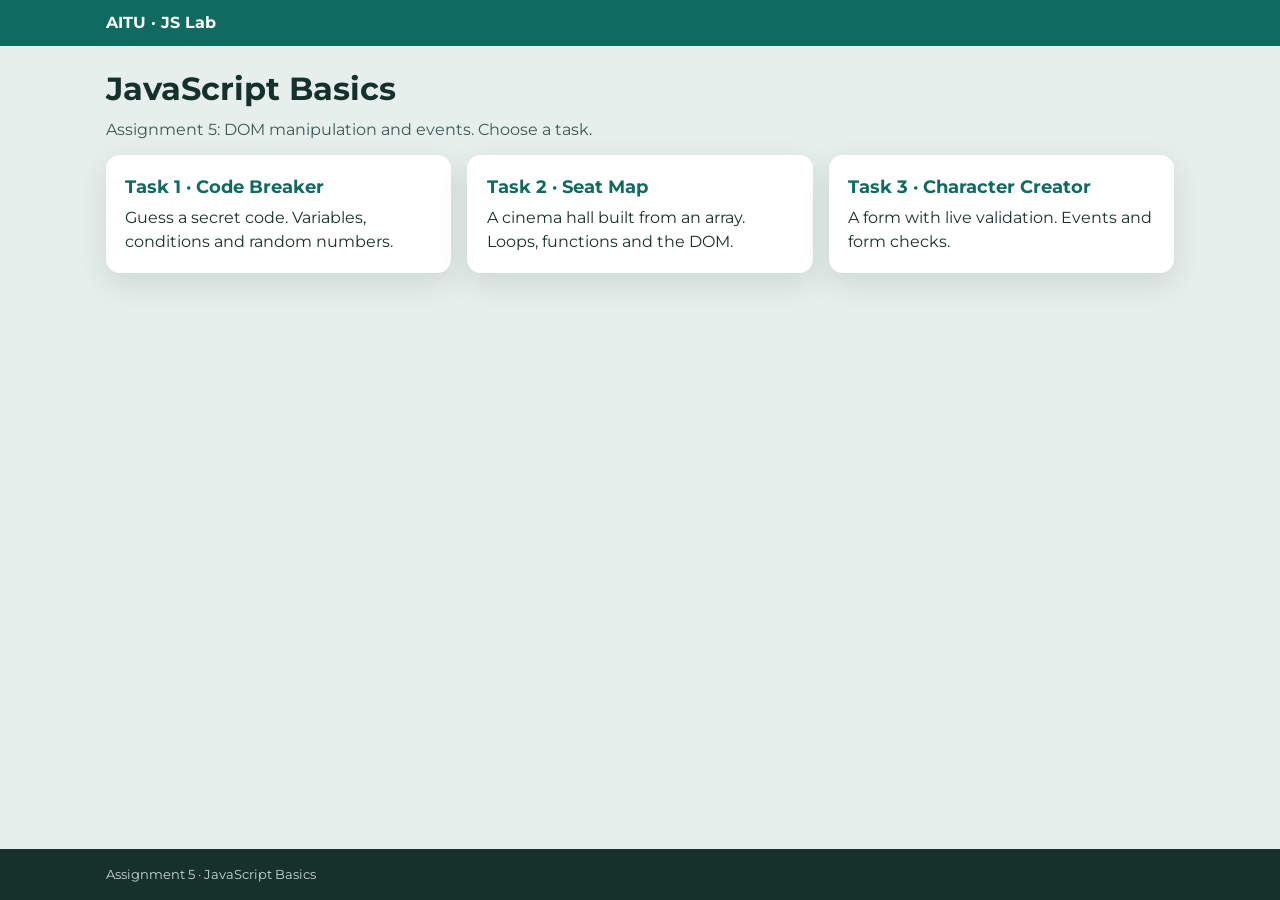
<file: index.html>
<!DOCTYPE html>
<html lang="en">
<head>
  <meta charset="UTF-8">
  <meta name="viewport" content="width=device-width, initial-scale=1">
  <title>JavaScript Basics — Assignment 5</title>
  <link rel="preconnect" href="https://fonts.googleapis.com">
  <link rel="preconnect" href="https://fonts.gstatic.com" crossorigin>
  <link href="https://fonts.googleapis.com/css2?family=Montserrat:wght@400;500;600;700&amp;display=swap" rel="stylesheet">
  <link rel="stylesheet" href="style.css">
</head>
<body>
  <header class="site-header">
    <div class="wrap header-inner">
      <a class="brand" href="index.html">AITU · JS Lab</a>
    </div>
  </header>

  <main class="wrap page">
    <h1>JavaScript Basics</h1>
    <p class="lead">Assignment 5: DOM manipulation and events. Choose a task.</p>

    <div class="cards">
      <a class="card-link" href="task1.html">
        <strong>Task 1 · Code Breaker</strong>
        Guess a secret code. Variables, conditions and random numbers.
      </a>
      <a class="card-link" href="task2.html">
        <strong>Task 2 · Seat Map</strong>
        A cinema hall built from an array. Loops, functions and the DOM.
      </a>
      <a class="card-link" href="task3.html">
        <strong>Task 3 · Character Creator</strong>
        A form with live validation. Events and form checks.
      </a>
    </div>
  </main>

  <footer class="site-footer">
    <div class="wrap">Assignment 5 · JavaScript Basics</div>
  </footer>
</body>
</html>
</file>
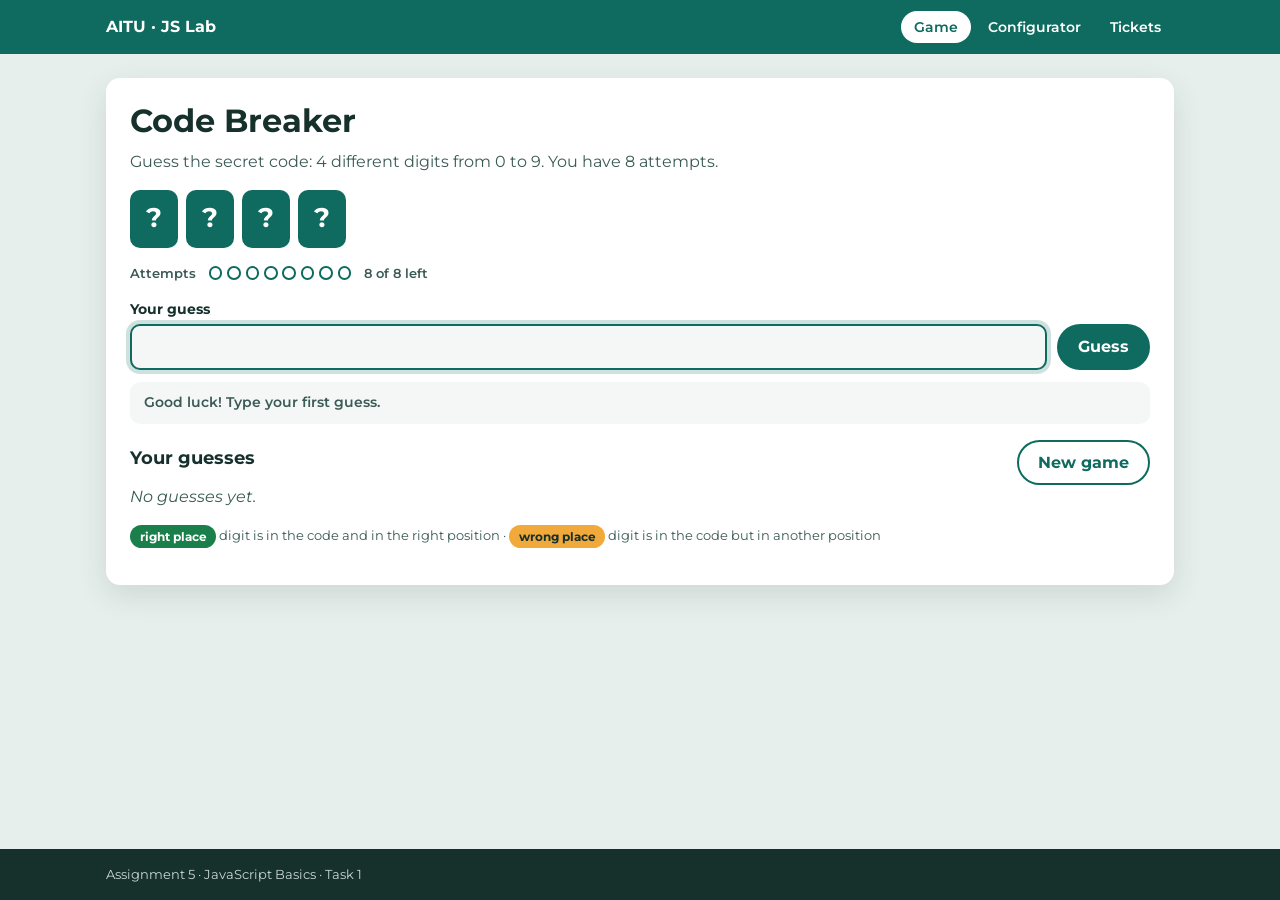
<file: task1.html>
<!DOCTYPE html>
<html lang="en">
<head>
  <meta charset="UTF-8">
  <meta name="viewport" content="width=device-width, initial-scale=1">
  <title>Code Breaker — Task 1</title>
  <link rel="preconnect" href="https://fonts.googleapis.com">
  <link rel="preconnect" href="https://fonts.gstatic.com" crossorigin>
  <link href="https://fonts.googleapis.com/css2?family=Montserrat:wght@400;500;600;700&amp;display=swap" rel="stylesheet">
  <link rel="stylesheet" href="style.css">
  <script src="task1.js" defer></script>
</head>
<body>
  <header class="site-header">
    <div class="wrap header-inner">
      <a class="brand" href="index.html">AITU · JS Lab</a>
      <nav aria-label="Main">
        <ul class="nav-list">
          <li><a class="nav-link is-current" href="task1.html" aria-current="page">Game</a></li>
          <li><a class="nav-link" href="task2.html">Configurator</a></li>
          <li><a class="nav-link" href="task3.html">Tickets</a></li>
        </ul>
      </nav>
    </div>
  </header>

  <main class="wrap page">
    <section class="panel" id="game" aria-labelledby="game-title">
      <h1 id="game-title">Code Breaker</h1>
      <p class="lead" id="rules"></p>

      <div class="secret" id="secret" role="group" aria-label="Secret code"></div>

      <div class="attempts-row">
        <span class="small-label">Attempts</span>
        <div class="dots" id="dots"></div>
        <span class="small-label" id="attempts-text"></span>
      </div>

      <form id="guess-form" novalidate>
        <label for="guess" class="form-label">Your guess</label>
        <div class="guess-row">
          <input type="text" id="guess" name="guess" class="input" inputmode="numeric"
                 autocomplete="off" aria-describedby="message">
          <button type="submit" class="btn btn-primary" id="guess-btn">Guess</button>
        </div>
      </form>

      <p class="message" id="message" role="status" aria-live="polite"></p>

      <div class="history-head">
        <h2>Your guesses</h2>
        <button type="button" class="btn btn-outline" id="restart-btn">New game</button>
      </div>
      <ol class="history" id="history"></ol>

      <p class="legend">
        <span class="chip chip-right">right place</span> digit is in the code and in the right position ·
        <span class="chip chip-wrong">wrong place</span> digit is in the code but in another position
      </p>
      <p class="best" id="best"></p>
    </section>
  </main>

  <footer class="site-footer">
    <div class="wrap">Assignment 5 · JavaScript Basics · Task 1</div>
  </footer>
</body>
</html>
</file>
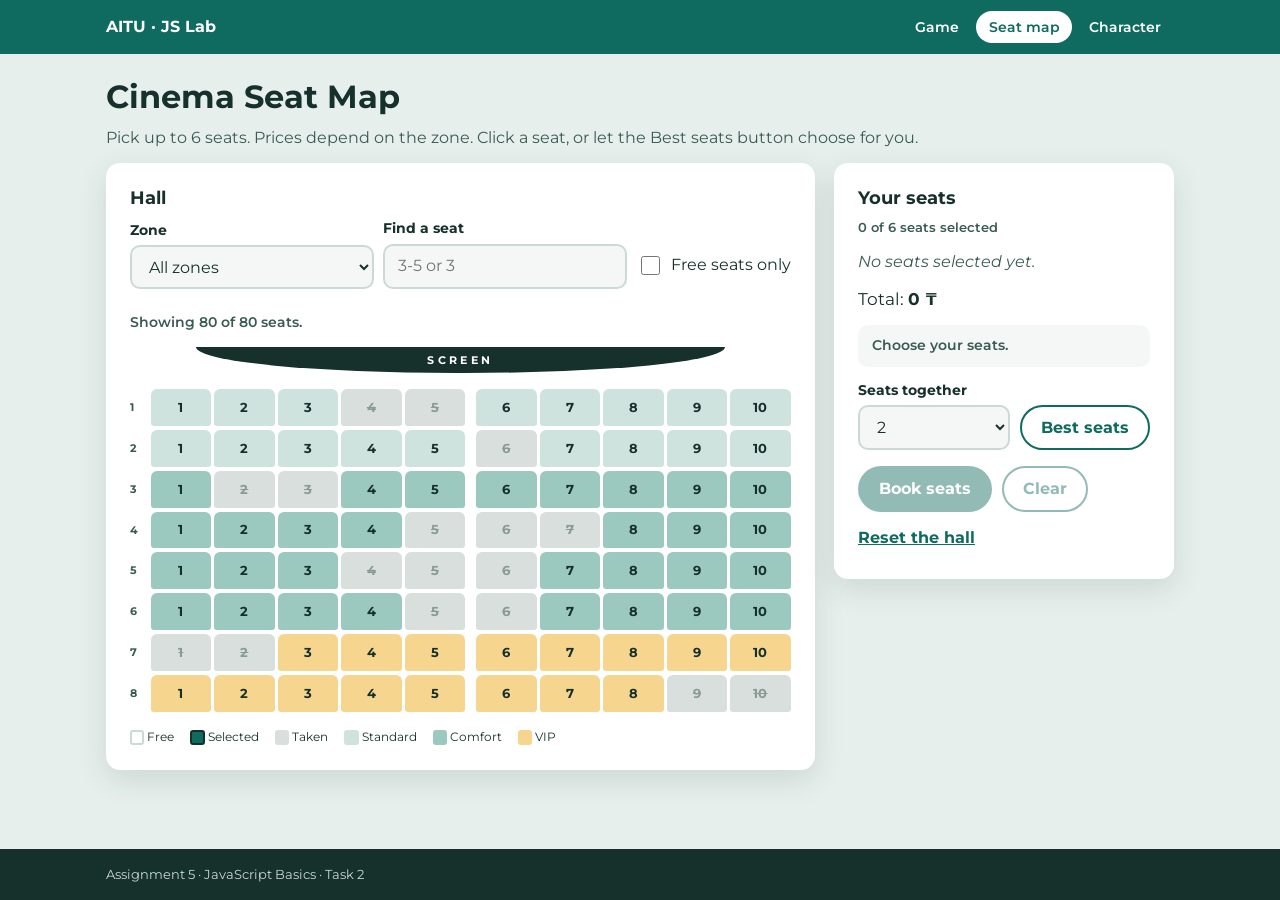
<file: task2.html>
<!DOCTYPE html>
<html lang="en">
<head>
  <meta charset="UTF-8">
  <meta name="viewport" content="width=device-width, initial-scale=1">
  <title>Cinema Seat Map — Task 2</title>
  <link rel="preconnect" href="https://fonts.googleapis.com">
  <link rel="preconnect" href="https://fonts.gstatic.com" crossorigin>
  <link href="https://fonts.googleapis.com/css2?family=Montserrat:wght@400;500;600;700&amp;display=swap" rel="stylesheet">
  <link rel="stylesheet" href="style.css">
  <script src="task2.js" defer></script>
</head>
<body>
  <header class="site-header">
    <div class="wrap header-inner">
      <a class="brand" href="index.html">AITU · JS Lab</a>
      <nav aria-label="Main">
        <ul class="nav-list">
          <li><a class="nav-link" href="task1.html">Game</a></li>
          <li><a class="nav-link is-current" href="task2.html" aria-current="page">Seat map</a></li>
          <li><a class="nav-link" href="task3.html">Character</a></li>
        </ul>
      </nav>
    </div>
  </header>

  <main class="wrap page">
    <h1>Cinema Seat Map</h1>
    <p class="lead" id="intro"></p>

    <div class="seat-layout">

      <section class="panel" aria-labelledby="hall-title">
        <h2 id="hall-title">Hall</h2>

        <div class="filters">
          <div class="field">
            <label for="zone-filter" class="form-label">Zone</label>
            <select id="zone-filter" class="input"></select>
          </div>
          <div class="field">
            <label for="seat-search" class="form-label">Find a seat</label>
            <input type="text" id="seat-search" class="input" placeholder="3-5 or 3" autocomplete="off">
          </div>
          <div class="field field-check">
            <input type="checkbox" id="free-only">
            <label for="free-only">Free seats only</label>
          </div>
        </div>
        <p class="filter-info" id="filter-info" role="status" aria-live="polite"></p>

        <div class="screen" aria-hidden="true">SCREEN</div>
        <div class="hall" id="hall"></div>

        <ul class="seat-legend" id="legend"></ul>
      </section>

      <aside class="panel" aria-labelledby="sel-title">
        <h2 id="sel-title">Your seats</h2>
        <p class="small-label" id="sel-count"></p>
        <ul class="selected-list" id="selected-list"></ul>
        <p class="total">Total: <strong id="total"></strong></p>

        <p class="message" id="message" role="status" aria-live="polite"></p>

        <div class="best-row">
          <label for="best-count" class="form-label">Seats together</label>
          <div class="guess-row">
            <select id="best-count" class="input"></select>
            <button type="button" class="btn btn-outline" id="best-btn">Best seats</button>
          </div>
        </div>

        <div class="btn-row">
          <button type="button" class="btn btn-primary" id="book-btn">Book seats</button>
          <button type="button" class="btn btn-outline" id="clear-btn">Clear</button>
        </div>
        <button type="button" class="btn btn-link" id="reset-btn">Reset the hall</button>
      </aside>

    </div>
  </main>

  <footer class="site-footer">
    <div class="wrap">Assignment 5 · JavaScript Basics · Task 2</div>
  </footer>
</body>
</html>
</file>
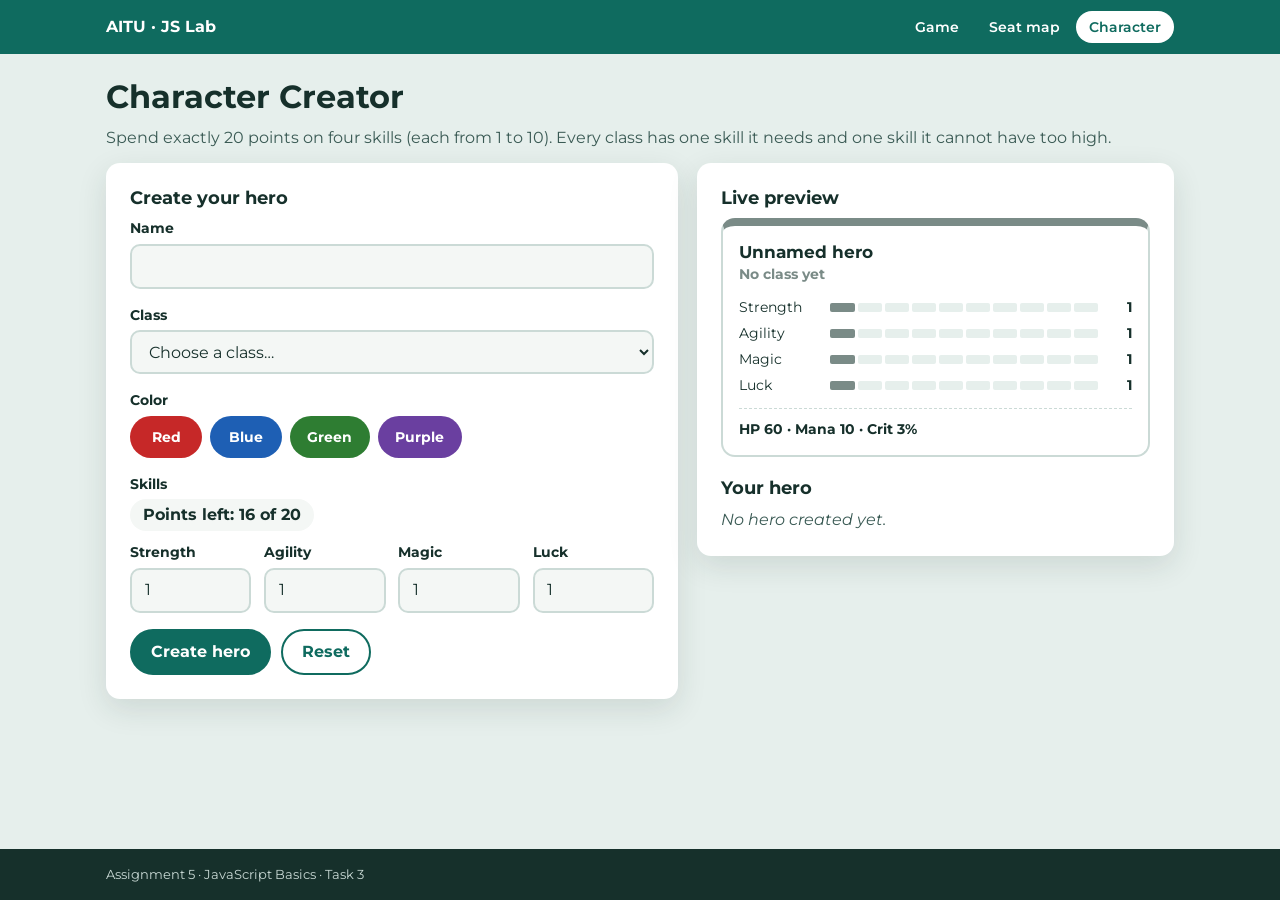
<file: task3.html>
<!DOCTYPE html>
<html lang="en">
<head>
  <meta charset="UTF-8">
  <meta name="viewport" content="width=device-width, initial-scale=1">
  <title>Character Creator — Task 3</title>
  <link rel="preconnect" href="https://fonts.googleapis.com">
  <link rel="preconnect" href="https://fonts.gstatic.com" crossorigin>
  <link href="https://fonts.googleapis.com/css2?family=Montserrat:wght@400;500;600;700&amp;display=swap" rel="stylesheet">
  <link rel="stylesheet" href="style.css">
  <script src="task3.js" defer></script>
</head>
<body>
  <header class="site-header">
    <div class="wrap header-inner">
      <a class="brand" href="index.html">AITU · JS Lab</a>
      <nav aria-label="Main">
        <ul class="nav-list">
          <li><a class="nav-link" href="task1.html">Game</a></li>
          <li><a class="nav-link" href="task2.html">Seat map</a></li>
          <li><a class="nav-link is-current" href="task3.html" aria-current="page">Character</a></li>
        </ul>
      </nav>
    </div>
  </header>

  <main class="wrap page">
    <h1>Character Creator</h1>
    <p class="lead" id="intro"></p>

    <div class="creator-layout">

      <section class="panel" aria-labelledby="form-title">
        <h2 id="form-title">Create your hero</h2>

        <p class="error-summary" id="error-summary" role="alert" tabindex="-1" hidden></p>

        <form id="hero-form" action="#" method="get">

          <div class="field">
            <label for="hero-name" class="form-label">Name</label>
            <input type="text" id="hero-name" name="heroName" class="input"
                   required minlength="2" maxlength="16" autocomplete="off"
                   aria-describedby="err-name">
            <p class="field-error" id="err-name"></p>
          </div>

          <div class="field">
            <label for="hero-class" class="form-label">Class</label>
            <select id="hero-class" name="heroClass" class="input" required
                    aria-describedby="class-hint err-class">
              <option value="">Choose a class…</option>
            </select>
            <p class="hint" id="class-hint"></p>
            <p class="field-error" id="err-class"></p>
          </div>

          <fieldset class="field" id="color-field">
            <legend class="form-label">Color</legend>
            <div class="swatches">
              <input type="radio" id="color-red" name="heroColor" value="red" class="swatch-input" required aria-describedby="err-color">
              <label for="color-red" class="swatch swatch-red">Red</label>
              <input type="radio" id="color-blue" name="heroColor" value="blue" class="swatch-input" required aria-describedby="err-color">
              <label for="color-blue" class="swatch swatch-blue">Blue</label>
              <input type="radio" id="color-green" name="heroColor" value="green" class="swatch-input" required aria-describedby="err-color">
              <label for="color-green" class="swatch swatch-green">Green</label>
              <input type="radio" id="color-purple" name="heroColor" value="purple" class="swatch-input" required aria-describedby="err-color">
              <label for="color-purple" class="swatch swatch-purple">Purple</label>
            </div>
            <p class="field-error" id="err-color"></p>
          </fieldset>

          <fieldset class="field" id="skills-field">
            <legend class="form-label">Skills</legend>
            <p class="points" id="points-left" role="status" aria-live="polite"></p>
            <div class="skills-grid">
              <div class="skill-field">
                <label for="skill-strength" class="form-label">Strength</label>
                <input type="number" id="skill-strength" name="strength" class="input"
                       min="1" max="10" step="1" value="1" required inputmode="numeric"
                       aria-describedby="err-strength err-points">
                <p class="field-error" id="err-strength"></p>
              </div>
              <div class="skill-field">
                <label for="skill-agility" class="form-label">Agility</label>
                <input type="number" id="skill-agility" name="agility" class="input"
                       min="1" max="10" step="1" value="1" required inputmode="numeric"
                       aria-describedby="err-agility err-points">
                <p class="field-error" id="err-agility"></p>
              </div>
              <div class="skill-field">
                <label for="skill-magic" class="form-label">Magic</label>
                <input type="number" id="skill-magic" name="magic" class="input"
                       min="1" max="10" step="1" value="1" required inputmode="numeric"
                       aria-describedby="err-magic err-points">
                <p class="field-error" id="err-magic"></p>
              </div>
              <div class="skill-field">
                <label for="skill-luck" class="form-label">Luck</label>
                <input type="number" id="skill-luck" name="luck" class="input"
                       min="1" max="10" step="1" value="1" required inputmode="numeric"
                       aria-describedby="err-luck err-points">
                <p class="field-error" id="err-luck"></p>
              </div>
            </div>
            <p class="field-error" id="err-points"></p>
          </fieldset>

          <div class="btn-row">
            <button type="submit" class="btn btn-primary">Create hero</button>
            <button type="reset" class="btn btn-outline">Reset</button>
          </div>
        </form>
      </section>

      <aside class="panel" aria-labelledby="preview-title">
        <h2 id="preview-title">Live preview</h2>
        <div id="preview"></div>

        <h2 class="result-title">Your hero</h2>
        <div id="result" tabindex="-1" aria-live="polite"></div>
      </aside>

    </div>
  </main>

  <footer class="site-footer">
    <div class="wrap">Assignment 5 · JavaScript Basics · Task 3</div>
  </footer>
</body>
</html>
</file>
<file: style.css>
:root {
  --green: #0F6B5F;
  --green-dark: #0A4F46;
  --ink: #16302B;
  --orange: #F2A93B;
  --mist: #E6EFEC;
  --field: #F4F7F5;
  --line: #CBDAD6;
  --white: #FFFFFF;
  --error: #C62828;
  --error-bg: #FDECEC;
  --success: #1B7F4B;
  --success-bg: #E5F5EC;
  --info: #3A5A54;
  --radius: 14px;
  --shadow: 0 10px 30px rgba(22, 48, 43, .12);
}

*,
*::before,
*::after {
  box-sizing: border-box;
}

html {
  -webkit-text-size-adjust: 100%;
}

body {
  margin: 0;
  min-height: 100vh;
  display: flex;
  flex-direction: column;
  font-family: 'Montserrat', system-ui, sans-serif;
  font-size: 1rem;
  line-height: 1.5;
  color: var(--ink);
  background: var(--mist);
}

h1, h2, h3 {
  margin: 0 0 .6rem;
  line-height: 1.2;
}

h1 { font-size: 1.6rem; }
h2 { font-size: 1.15rem; }
h3 { font-size: 1.05rem; }

p { margin: 0 0 .8rem; }

a { color: var(--green); }

:focus-visible {
  outline: 3px solid var(--orange);
  outline-offset: 2px;
}

.wrap {
  width: 100%;
  max-width: 1100px;
  margin: 0 auto;
  padding: 0 16px;
}

/*Header and footer*/
.site-header {
  background: var(--green);
  color: var(--white);
}

.header-inner {
  display: flex;
  flex-wrap: wrap;
  align-items: center;
  justify-content: space-between;
  gap: .4rem 1rem;
  padding-top: .7rem;
  padding-bottom: .7rem;
}

.brand {
  color: var(--white);
  font-weight: 700;
  text-decoration: none;
}

.nav-list {
  display: flex;
  flex-wrap: wrap;
  gap: .25rem;
  margin: 0;
  padding: 0;
  list-style: none;
}

.nav-link {
  display: inline-block;
  padding: .35rem .8rem;
  border-radius: 999px;
  color: var(--white);
  font-size: .85rem;
  font-weight: 600;
  text-decoration: none;
}

.nav-link:hover {
  background: rgba(255, 255, 255, .18);
}

.nav-link.is-current {
  background: var(--white);
  color: var(--green);
}

.page {
  flex: 1;
  padding-top: 1.5rem;
  padding-bottom: 2rem;
}

.site-footer {
  padding: 1rem 0;
  background: var(--ink);
  color: #C8D8D4;
  font-size: .8rem;
}

/*   Panels and text   */
.panel {
  padding: 1rem;
  margin-bottom: 1rem;
  background: var(--white);
  border-radius: var(--radius);
  box-shadow: var(--shadow);
}

.lead {
  color: var(--info);
}

.small-label {
  font-size: .8rem;
  font-weight: 600;
  color: var(--info);
}

.hint {
  margin: .3rem 0 0;
  font-size: .8rem;
  color: var(--info);
}

.hint:empty,
.field-error:empty {
  display: none;
}

/*   Forms   */
.form-label,
legend {
  display: block;
  margin-bottom: .3rem;
  padding: 0;
  font-size: .85rem;
  font-weight: 700;
}

fieldset {
  min-width: 0;
  margin: 0;
  padding: 0;
  border: 0;
}

.field {
  margin-bottom: 1rem;
}

.input {
  width: 100%;
  min-height: 44px;
  padding: .55rem .8rem;
  font: inherit;
  color: var(--ink);
  background: var(--field);
  border: 2px solid var(--line);
  border-radius: 10px;
}

.input:hover {
  border-color: var(--green);
}

.input:focus {
  outline: none;
  border-color: var(--green);
  box-shadow: 0 0 0 4px rgba(15, 107, 95, .2);
}

.input:disabled {
  opacity: .55;
  cursor: not-allowed;
}

.input[aria-invalid="true"] {
  border-color: var(--error);
  background: var(--error-bg);
}

.input[aria-invalid="false"] {
  border-color: var(--success);
}

.field-error {
  margin: .35rem 0 0;
  font-size: .8rem;
  font-weight: 600;
  color: var(--error);
}

.field-check {
  display: flex;
  align-items: center;
  gap: .5rem;
}

.field-check input {
  width: 1.2rem;
  height: 1.2rem;
  accent-color: var(--green);
}

/*   Buttons   */
.btn {
  display: inline-block;
  min-height: 44px;
  padding: .55rem 1.2rem;
  font: inherit;
  font-weight: 700;
  text-align: center;
  border: 2px solid var(--green);
  border-radius: 999px;
  cursor: pointer;
  transition: background .15s, color .15s, transform .1s;
}

.btn-primary {
  color: var(--white);
  background: var(--green);
}

.btn-primary:hover:not(:disabled) {
  background: var(--green-dark);
  border-color: var(--green-dark);
}

.btn-outline {
  color: var(--green);
  background: var(--white);
}

.btn-outline:hover:not(:disabled) {
  background: var(--mist);
}

.btn:active:not(:disabled) {
  transform: translateY(1px);
}

.btn:disabled {
  opacity: .45;
  cursor: not-allowed;
}

.btn-link {
  min-height: 0;
  margin-top: .6rem;
  padding: .3rem 0;
  color: var(--green);
  background: none;
  border: 0;
  text-decoration: underline;
}

.btn-row {
  display: flex;
  flex-wrap: wrap;
  gap: .6rem;
  margin-top: 1rem;
}

.guess-row {
  display: flex;
  gap: .6rem;
}

.guess-row .input {
  flex: 1;
  min-width: 0;
}

/* Messages */
.message {
  min-height: 2.6rem;
  margin: .8rem 0;
  padding: .6rem .9rem;
  font-size: .9rem;
  font-weight: 600;
  border-radius: 10px;
  background: var(--field);
  color: var(--info);
}

.message:empty {
  display: none;
}

.message.error,
.message.fail {
  color: var(--error);
  background: var(--error-bg);
}

.message.success {
  color: var(--success);
  background: var(--success-bg);
}

.error-summary {
  margin: 0 0 1rem;
  padding: .7rem .9rem;
  font-weight: 700;
  color: var(--error);
  background: var(--error-bg);
  border: 2px solid var(--error);
  border-radius: 10px;
}

.error-summary[hidden] {
  display: none;
}

.empty {
  color: var(--info);
  font-style: italic;
  list-style: none;
}

/* Task 1 — Code breaker*/
.secret {
  display: flex;
  flex-wrap: wrap;
  gap: .5rem;
  margin: 1rem 0;
}

.tile {
  display: grid;
  place-items: center;
  width: 3rem;
  height: 3.6rem;
  font-size: 1.7rem;
  font-weight: 700;
  color: var(--white);
  background: var(--green);
  border-radius: 10px;
  transition: background .3s, transform .3s;
}

.tile.is-open {
  background: var(--ink);
  transform: rotateX(360deg);
}

.is-won .tile.is-open { background: var(--success); }
.is-lost .tile.is-open { background: var(--error); }

.attempts-row {
  display: flex;
  flex-wrap: wrap;
  align-items: center;
  gap: .4rem .8rem;
  margin-bottom: 1rem;
}

.dots {
  display: flex;
  gap: .3rem;
}

.dot {
  width: .85rem;
  height: .85rem;
  border: 2px solid var(--green);
  border-radius: 50%;
}

.dot.is-used {
  background: var(--green);
}

.history-head {
  display: flex;
  align-items: center;
  justify-content: space-between;
  gap: 1rem;
  margin-top: 1rem;
}

.history {
  margin: 0 0 1rem;
  padding: 0;
  list-style: none;
}

.history-item {
  display: flex;
  flex-wrap: wrap;
  align-items: center;
  gap: .4rem;
  padding: .5rem 0;
  border-bottom: 1px solid var(--line);
}

.history-code {
  min-width: 4.5rem;
  font-size: 1.2rem;
  font-weight: 700;
  letter-spacing: .2em;
}

.chip {
  display: inline-block;
  padding: .15rem .6rem;
  font-size: .75rem;
  font-weight: 700;
  border-radius: 999px;
}

.chip-right {
  color: var(--white);
  background: var(--success);
}

.chip-wrong {
  color: var(--ink);
  background: var(--orange);
}

.legend {
  font-size: .8rem;
  color: var(--info);
}

.best {
  font-weight: 700;
  color: var(--green);
}

#game.is-won {
  box-shadow: 0 0 0 4px var(--success), var(--shadow);
}

#game.is-lost {
  box-shadow: 0 0 0 4px var(--error), var(--shadow);
}

/*Task 2 — Seat map*/
.filters {
  display: grid;
  gap: .6rem;
  margin-bottom: .4rem;
}

.filter-info {
  min-height: 1.4rem;
  font-size: .85rem;
  font-weight: 600;
  color: var(--info);
}

.filter-info.error {
  color: var(--error);
}

.screen {
  margin: .6rem auto 1rem;
  padding: .3rem 0;
  width: 80%;
  text-align: center;
  font-size: .7rem;
  font-weight: 700;
  letter-spacing: .3em;
  color: var(--white);
  background: var(--ink);
  border-radius: 0 0 50% 50% / 0 0 100% 100%;
}

.hall {
  display: flex;
  flex-direction: column;
  gap: 4px;
}

.hall-row {
  display: flex;
  align-items: center;
  gap: 3px;
}

.row-label {
  flex: none;
  width: 1.1rem;
  font-size: .7rem;
  font-weight: 700;
  color: var(--info);
}

.seat {
  flex: 1;
  min-width: 0;
  height: 2rem;
  padding: 0;
  font: inherit;
  font-size: .7rem;
  font-weight: 700;
  color: var(--ink);
  border: 2px solid transparent;
  border-radius: 6px 6px 3px 3px;
  cursor: pointer;
  transition: transform .1s, opacity .2s;
}

.seat.aisle-after {
  margin-right: .5rem;
}

.zone-standard { background: #CFE3DE; }
.zone-comfort { background: #9CC9BF; }
.zone-vip { background: #F6D58F; }

.seat:hover:not(.is-taken) {
  transform: translateY(-2px);
  border-color: var(--green);
}

.seat.is-selected,
.legend-box.is-selected {
  color: var(--white);
  background: var(--green);
  border-color: var(--ink);
}

.seat.is-taken,
.legend-box.is-taken {
  color: #8A9A96;
  background: #D9DFDD;
  cursor: not-allowed;
  text-decoration: line-through;
}

.seat.is-dim {
  opacity: .25;
}

.seat.is-found {
  border-color: var(--orange);
  box-shadow: 0 0 0 3px rgba(242, 169, 59, .5);
}

.seat-legend {
  display: flex;
  flex-wrap: wrap;
  gap: .4rem 1rem;
  margin: 1rem 0 0;
  padding: 0;
  list-style: none;
  font-size: .75rem;
}

.legend-box {
  display: inline-block;
  width: .9rem;
  height: .9rem;
  vertical-align: middle;
  border: 2px solid transparent;
  border-radius: 3px;
}

.legend-box.seat-free {
  background: var(--white);
  border-color: var(--line);
}

.selected-list {
  margin: 0 0 .8rem;
  padding: 0;
  list-style: none;
}

.selected-item {
  display: flex;
  align-items: center;
  justify-content: space-between;
  gap: .5rem;
  padding: .4rem 0;
  font-size: .85rem;
  border-bottom: 1px solid var(--line);
}

.remove-btn {
  flex: none;
  width: 2rem;
  height: 2rem;
  font-size: 1.1rem;
  line-height: 1;
  color: var(--error);
  background: var(--error-bg);
  border: 0;
  border-radius: 50%;
  cursor: pointer;
}

.remove-btn:hover {
  background: var(--error);
  color: var(--white);
}

.total {
  font-size: 1.05rem;
}

.best-row {
  margin-bottom: 1rem;
}

/* Task 3 — Character creator*/
.swatches {
  display: flex;
  flex-wrap: wrap;
  gap: .5rem;
}

.swatch-input {
  position: absolute;
  opacity: 0;
  pointer-events: none;
}

.swatch {
  min-width: 4.5rem;
  padding: .5rem .9rem;
  font-size: .85rem;
  font-weight: 700;
  text-align: center;
  color: var(--white);
  border: 3px solid transparent;
  border-radius: 999px;
  cursor: pointer;
  transition: transform .1s;
}

.swatch:hover {
  transform: translateY(-2px);
}

.swatch-red { background: #C62828; }
.swatch-blue { background: #1E5FB4; }
.swatch-green { background: #2E7D32; }
.swatch-purple { background: #6A3FA0; }

.swatch-input:checked + .swatch {
  border-color: var(--ink);
  box-shadow: 0 0 0 3px var(--orange);
}

.swatch-input:focus-visible + .swatch {
  outline: 3px solid var(--orange);
  outline-offset: 3px;
}

.skills-grid {
  display: grid;
  grid-template-columns: 1fr 1fr;
  gap: .8rem;
}

.points {
  display: inline-block;
  margin-bottom: .7rem;
  padding: .25rem .8rem;
  font-weight: 700;
  color: var(--ink);
  background: var(--field);
  border-radius: 999px;
}

.points.is-done {
  color: var(--success);
  background: var(--success-bg);
}

.points.is-over {
  color: var(--error);
  background: var(--error-bg);
}

.field.has-error > .form-label,
.skill-field.has-error > .form-label {
  color: var(--error);
}

.hero-card {
  --accent: #7A8B87;
  padding: 1rem;
  background: var(--white);
  border: 2px solid var(--line);
  border-top: 8px solid var(--accent);
  border-radius: var(--radius);
}

.hero-card.color-red { --accent: #C62828; }
.hero-card.color-blue { --accent: #1E5FB4; }
.hero-card.color-green { --accent: #2E7D32; }
.hero-card.color-purple { --accent: #6A3FA0; }

.hero-card.is-final {
  border-color: var(--accent);
  box-shadow: var(--shadow);
}

.hero-name {
  margin-bottom: .1rem;
  word-break: break-word;
}

.hero-class {
  margin-bottom: .8rem;
  font-size: .85rem;
  font-weight: 700;
  color: var(--accent);
}

.skill-line {
  display: grid;
  grid-template-columns: 5.2rem 1fr 1.6rem;
  align-items: center;
  gap: .5rem;
  margin-bottom: .35rem;
  font-size: .85rem;
}

.pips {
  display: flex;
  gap: 3px;
}

.pip {
  flex: 1;
  height: .6rem;
  background: var(--mist);
  border-radius: 2px;
}

.pip.is-filled {
  background: var(--accent);
}

.skill-value {
  font-weight: 700;
  text-align: right;
}

.hero-stats {
  margin: .8rem 0 0;
  padding-top: .6rem;
  font-size: .85rem;
  font-weight: 700;
  border-top: 1px dashed var(--line);
}

.result-title {
  margin-top: 1.2rem;
}

#result:empty::before {
  content: 'No hero created yet.';
  font-style: italic;
  color: var(--info);
}

#result:focus {
  outline: none;
}

/* Home page */
.cards {
  display: grid;
  gap: 1rem;
}

.card-link {
  display: block;
  padding: 1.2rem;
  color: var(--ink);
  background: var(--white);
  border-radius: var(--radius);
  box-shadow: var(--shadow);
  text-decoration: none;
  transition: transform .15s;
}

.card-link:hover {
  transform: translateY(-3px);
}

.card-link strong {
  display: block;
  margin-bottom: .3rem;
  color: var(--green);
  font-size: 1.1rem;
}

/* Bigger screens */
@media (min-width: 768px) {
  h1 { font-size: 2rem; }
  .panel { padding: 1.5rem; }

  .filters {
    grid-template-columns: 1fr 1fr auto;
    align-items: end;
  }

  .field-check {
    padding-bottom: .7rem;
  }

  .seat {
    height: 2.3rem;
    font-size: .8rem;
  }

  .cards {
    grid-template-columns: repeat(3, 1fr);
  }

  .skills-grid {
    grid-template-columns: repeat(4, 1fr);
  }
}

@media (min-width: 992px) {
  .seat-layout {
    display: grid;
    grid-template-columns: 1fr 340px;
    gap: 1.2rem;
    align-items: start;
  }

  .creator-layout {
    display: grid;
    grid-template-columns: 1.2fr 1fr;
    gap: 1.2rem;
    align-items: start;
  }
}

@media (prefers-reduced-motion: reduce) {
  * {
    transition: none !important;
  }
}
</file>
